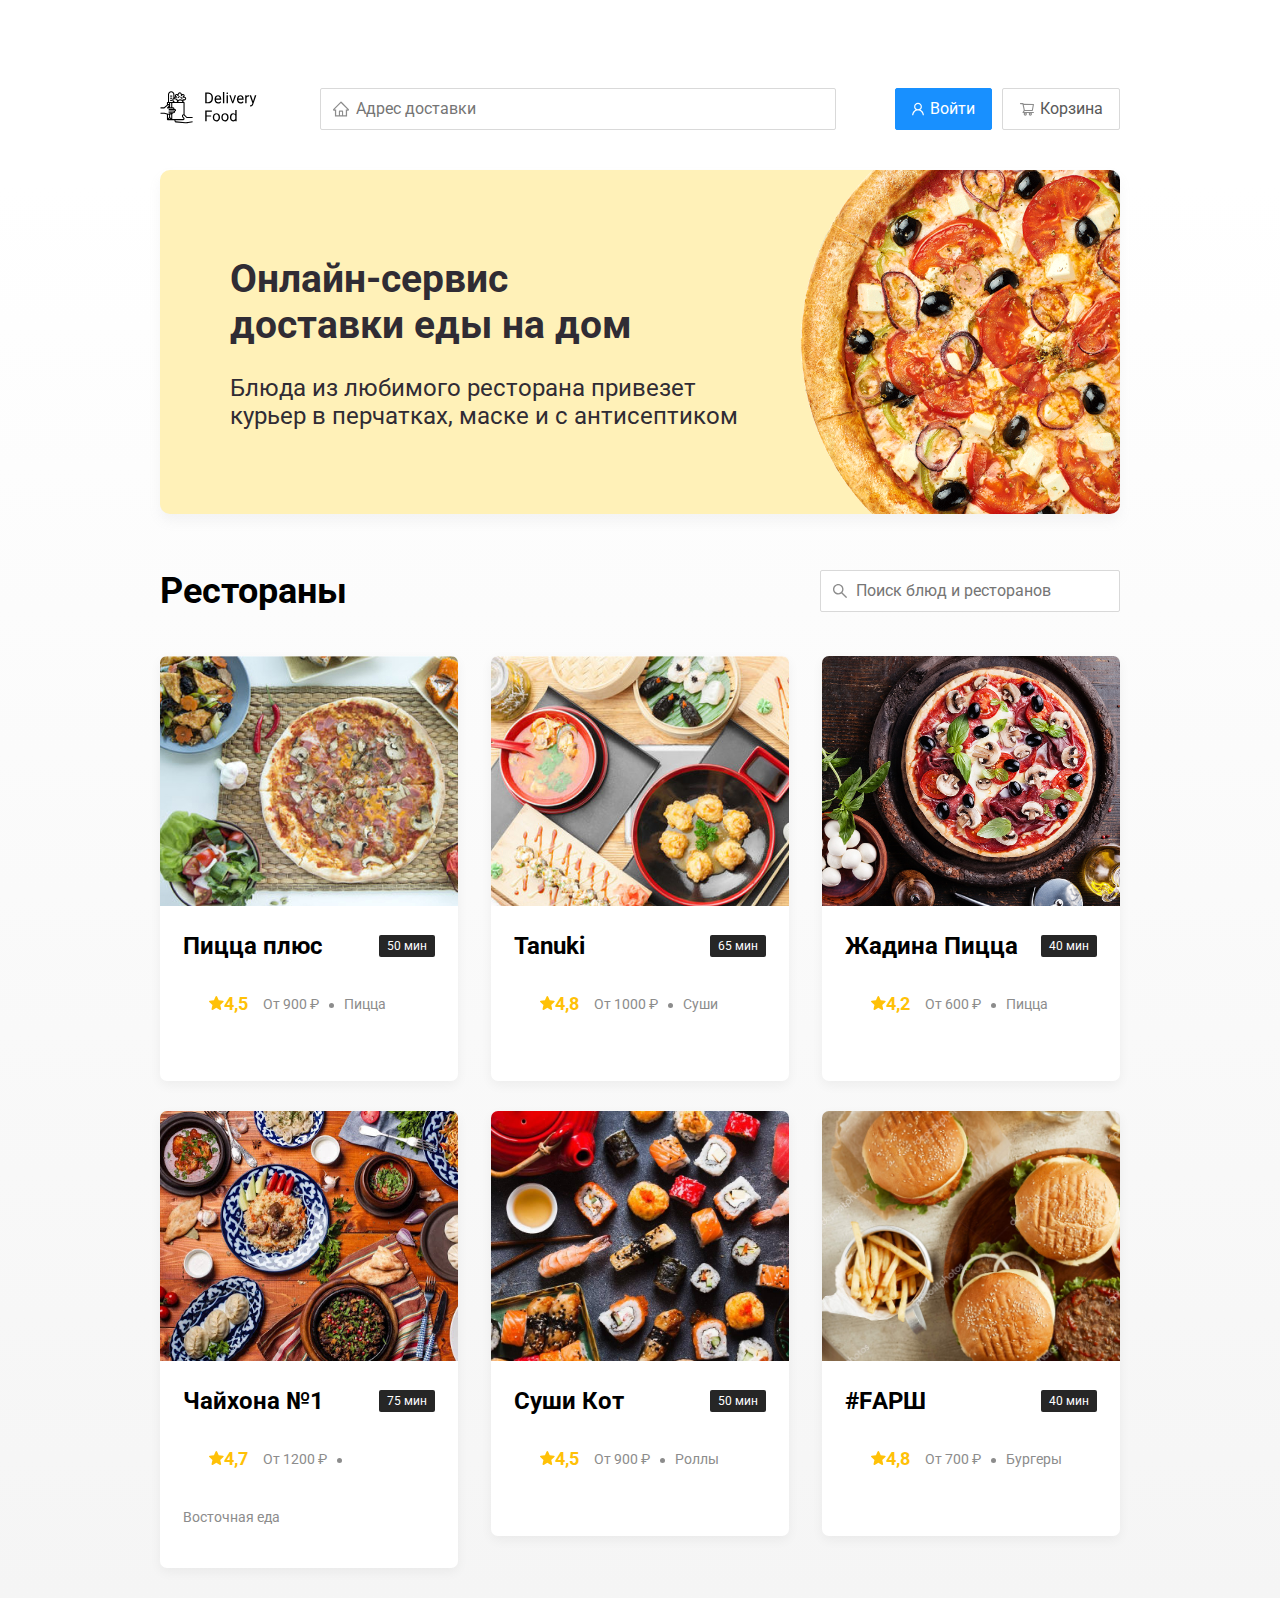
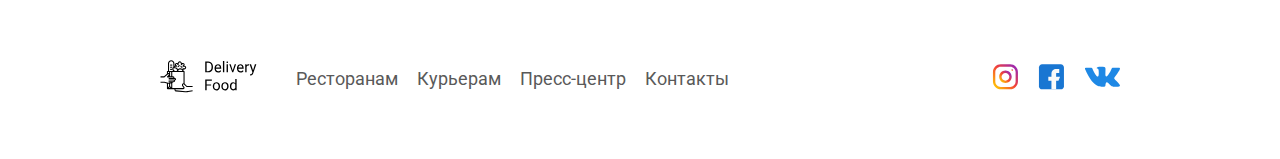
<file: index.html>
<!DOCTYPE html>
<html lang="ru">
<head>
  <meta charset="UTF-8">
  <meta name="viewport" content="width=device-width, initial-scale=1.0">
  <title>Delivery Food - доставим еду</title>
  <link rel="stylesheet" href="css\normalize.css">
  <link rel="stylesheet" href="./css/style.css">
  <link href="https://fonts.googleapis.com/css?family=Roboto:400,700&display=swap&subset=cyrillic" rel="stylesheet">
</head>
<body>
 <div class="container">
    <!-- Шапка сайта -->
  <header class="header">
    <!-- Лого -->
    <a href="index.html" class="logo">
      <img src="img\logo.svg" alt="logo" class="logo">
    </a>
    <!-- Поиск -->
    <input type="text" class="input input-address" placeholder="Адрес доставки">
    <!-- Кнопки входа -->
    <div class="buttons">
      <button class="button button-primary">
        <img src="img\user.svg" alt="user" class="button-icon">
        <span class="button-text">Войти</span>
      </button>
      <button class="button" id="cart-button">
        <img src="./img/shop.svg" alt="" class="button-icon">
        <span class="button-text">Корзина</span>
      </button>
    </div>
  </header>

 </div>
 <main class="main">
   <div class="container">
    <section class="promo">
      <h1 class="promo-title"> Онлайн-сервис <br> доставки еды на дом</h1>
      <p class="promo-text">
        Блюда из любимого ресторана привезет курьер в перчатках, маске и с антисептиком
      </p>
      
    </section>
  
    <section class="restaurants">
  
      <section class="heading">
        <h2 class="section-title">Рестораны</h2>
        <input type="text" class="input input-search" placeholder="Поиск блюд и ресторанов">
      </section>
     
      <div class="cards">
  
        <a href="restaurant.html" class="card">
  
          <img src="img\image.jpg" alt="image" class="card-image">
  
          <div class="card-text">
            <div class="card-heading">
              <h3 class="card-title">Пицца плюс</h3>
              <span class="tag card-tag">50 мин</span>
            </div>
            <!-- card-heading -->
            <div class="card-info">
              <div class="rating"><img src="img\rating.svg" alt="rating" class="rating-star">4,5</div>
              <div class="price">От 900 ₽</div>
              <div class="category">Пицца</div>
            </div>
            <!-- card-info -->
          </div>
          <!-- card 1-->
        </a>
  
        <a href="restaurant.html" class="card">
  
          <img src="img\card-image-2.jpg" alt="image" class="card-image">
          
          <div class="card-text">
            <div class="card-heading">
              <h3 class="card-title">Tanuki</h3>
              <span class="tag card-tag">65 мин</span>
            </div>
            <!-- card-heading -->
            <div class="card-info">
              <div class="rating"><img src="img\rating.svg" alt="rating" class="rating-star">4,8</div>
              <div class="price">От 1000 ₽</div>
              <div class="category">Суши</div>
            </div>
            <!-- card-info -->
          </div>
          <!-- card 2-->
        </a>
        
        <a href="restaurant.html" class="card">
  
          <img src="img\card-image-3.jpg" alt="image" class="card-image">
          
          <div class="card-text">
            <div class="card-heading">
              <h3 class="card-title">Жадина Пицца</h3>
              <span class="tag card-tag">40 мин</span>
            </div>
            <!-- card-heading -->
            <div class="card-info">
              <div class="rating"><img src="img\rating.svg" alt="rating" class="rating-star">4,2</div>
              <div class="price">От 600 ₽</div>
              <div class="category">Пицца</div>
            </div>
            <!-- card-info -->
          </div>
          <!-- card 3-->
        </a>
        
        <a href="restaurant.html" class="card">
  
          <img src="img\card-image-4.jpg" alt="image" class="card-image">
          
          <div class="card-text">
            <div class="card-heading">
              <h3 class="card-title">Чайхона №1</h3>
              <span class="tag card-tag">75 мин</span>
            </div>
            <!-- card-heading -->
            <div class="card-info">
              <div class="rating"><img src="img\rating.svg" alt="rating" class="rating-star">4,7</div>
              <div class="price">От 1200 ₽</div>
              <div class="category">Восточная еда</div>
            </div>
            <!-- card-info -->
          </div>
          <!-- card 4-->
        </a>
        
        <a href="restaurant.html" class="card">
  
          <img src="img\card-image-5.jpg" alt="image" class="card-image">
          
          <div class="card-text">
            <div class="card-heading">
              <h3 class="card-title">Суши Кот</h3>
              <span class="tag card-tag">50 мин</span>
            </div>
            <!-- card-heading -->
            <div class="card-info">
              <div class="rating"><img src="img\rating.svg" alt="rating" class="rating-star">4,5</div>
              <div class="price">От 900 ₽</div>
              <div class="category">Роллы</div>
            </div>
            <!-- card-info -->
          </div>
          <!-- card 5-->
        </a>
        
        <a href="restaurant.html" class="card">
  
          <img src="img\card-image-6.jpg" alt="image" class="card-image">
          
          <div class="card-text">
            <div class="card-heading">
              <h3 class="card-title">#FАРШ</h3>
              <span class="tag card-tag">40 мин</span>
            </div>
            <!-- card-heading -->
            <div class="card-info">
              <div class="rating"><img src="img\rating.svg" alt="rating" class="rating-star">4,8</div>
              <div class="price">От 700 ₽</div>
              <div class="category">Бургеры</div>
            </div>
            <!-- card-info -->
          </div>
          <!-- card 6-->
        </a>
  
  
        <!-- cards -->
      </div>
  
    </section>
    
   </div>

  </main>
  
  <footer class="footer">
    <div class="container">
      <div class="footer-block">
        <a href="index.html" class="logo">
          <img src="img\logo.svg" alt="logo" class="footer-logo">
        </a>
 
        <nav class="footer-nav">
          <a href="#" class="footer-link">Ресторанам</a>
          <a href="#" class="footer-link">Курьерам</a>
          <a href="#" class="footer-link">Пресс-центр</a>
          <a href="#" class="footer-link">Контакты</a>
    
        </nav>

        <div class="social-links">
          <a href = "#" class="social-link"><img src="img\inst.svg" alt="inst" ></a>
          <a href = "#" class="social-link"><img src="img\facebook.svg" alt="fb"></a>
          <a href = "#" class="social-link"><img src="img\vk.svg" alt="vk" ></a>
   
        </div>
      </div>
    
  </div>
 
  </footer>

  <div class="modal ">
    <div class="modal-dialog">
      <div class="modal-header">
        <h3 class="modal-title">Корзина</h3>
        <button class="close">&times;</button>
      </div>

      <div class="modal-body">
        <div class="food-row">
          <span class="food-name">Ролл угорь стандарт</span>
          <strong class="food-price">250 ₽</strong>
          <div class="food-counter">
            <button class="counter-button">-</button>
            <span class="counter">1</span>
            <button class="counter-button">+</button>
          </div>
        </div>

        <div class="food-row">
          <span class="food-name">Ролл угорь стандарт</span>
          <strong class="food-price">250 ₽</strong>
          <div class="food-counter">
            <button class="counter-button">-</button>
            <span class="counter">1</span>
            <button class="counter-button">+</button>
          </div>
        </div>

        <div class="food-row">
          <span class="food-name">Ролл угорь стандарт</span>
          <strong class="food-price">250 ₽</strong>
          <div class="food-counter">
            <button class="counter-button">-</button>
            <span class="counter">1</span>
            <button class="counter-button">+</button>
          </div>
        </div>

        <div class="food-row">
          <span class="food-name">Ролл угорь стандарт</span>
          <strong class="food-price">250 ₽</strong>
          <div class="food-counter">
            <button class="counter-button">-</button>
            <span class="counter">1</span>
            <button class="counter-button">+</button>
          </div>
        </div>

        <div class="food-row">
          <span class="food-name">Ролл угорь стандарт</span>
          <strong class="food-price">250 ₽</strong>
          <div class="food-counter">
            <button class="counter-button">-</button>
            <span class="counter">1</span>
            <button class="counter-button">+</button>
          </div>
        </div>
      </div>

      <div class="modal-footer">
        <span class="modal-pricetag">1250 ₽</span>
        <div class="footer-buttons">
          <button class="button button-primary">Оформить заказ</button>
          <button class="button">Отмена</button>
        </div>
      </div>
      
    </div>
  </div>

  <script src="js/main.js"></script>
</body>
</html>
</file>
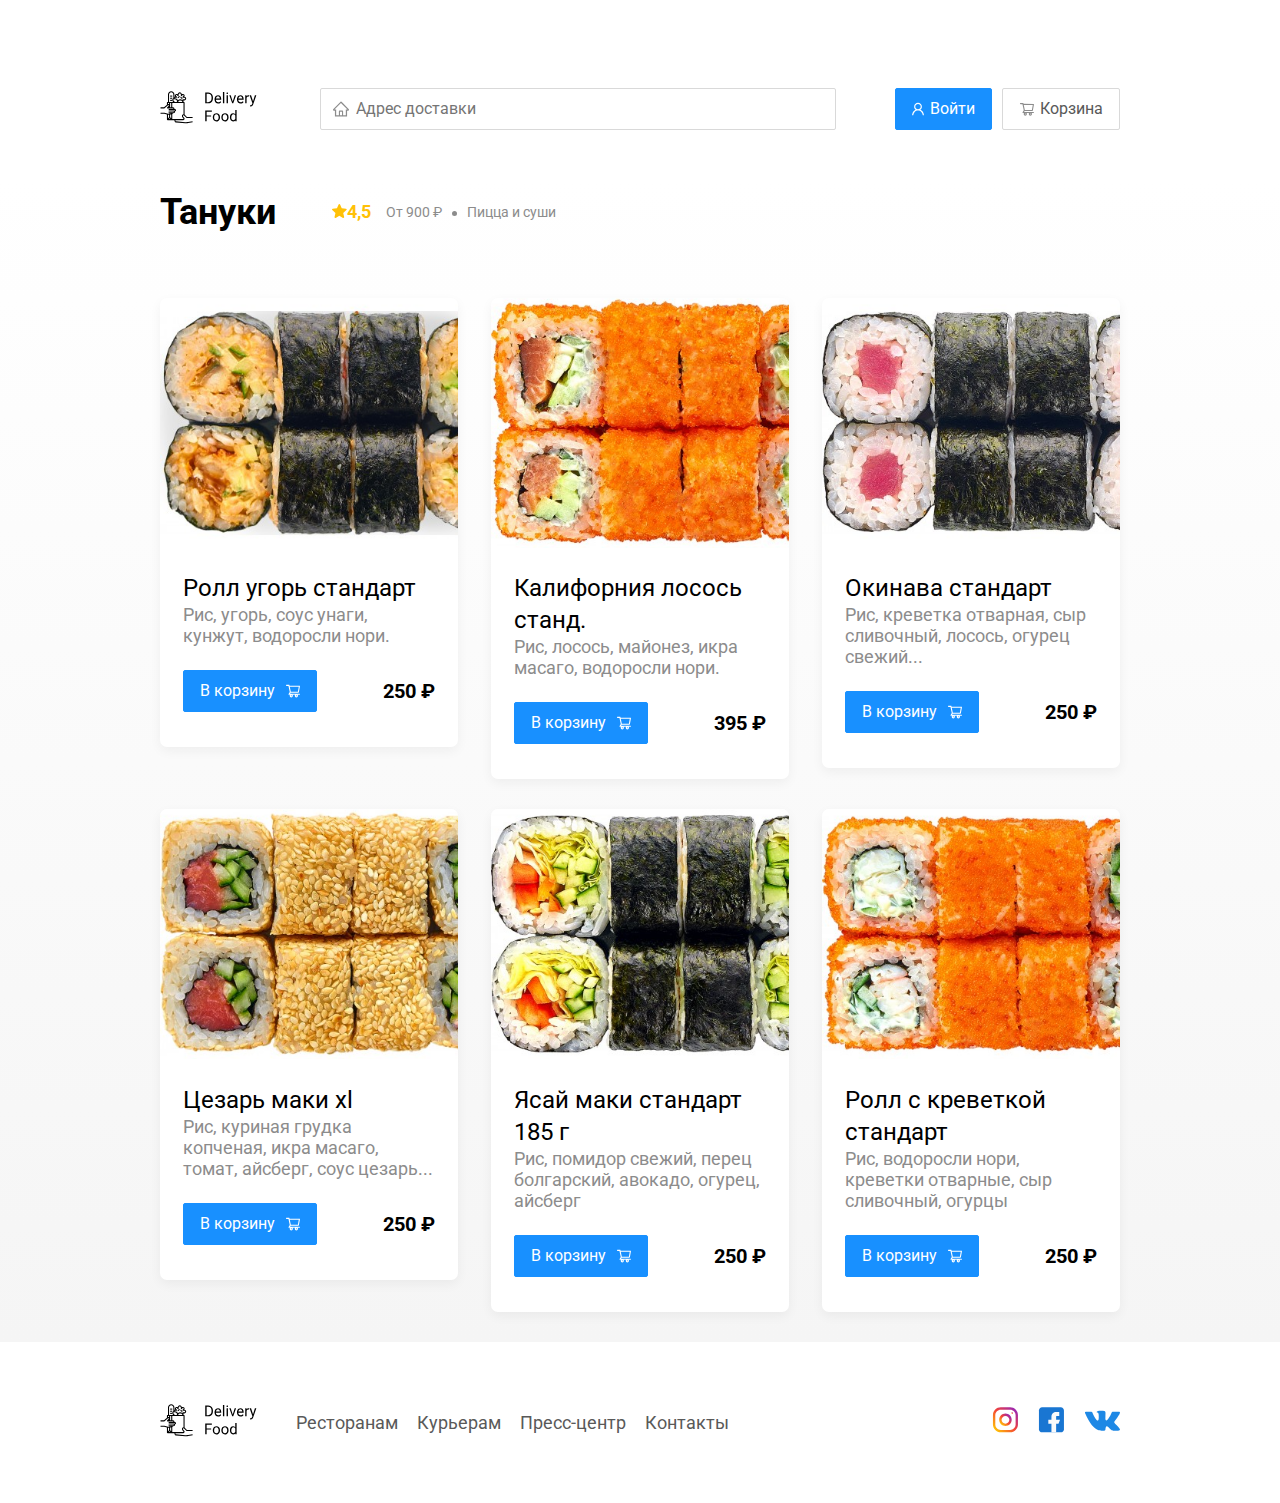
<file: restaurant.html>
<!DOCTYPE html>
<html lang="ru">
<head>
  <meta charset="UTF-8">
  <meta name="viewport" content="width=device-width, initial-scale=1.0">
  <title>Тануки - доставим еду</title>
  <link rel="stylesheet" href="css\normalize.css">
  <link rel="stylesheet" href="css\animate.css">
  <link rel="stylesheet" href="./css/style.css">
  <link href="https://fonts.googleapis.com/css?family=Roboto:400,700&display=swap&subset=cyrillic" rel="stylesheet">
</head>
<body>
 <div class="container">
    <!-- Шапка сайта -->
  <header class="header">
    <!-- Лого -->
    <a href="index.html" class="logo">
      <img src="img\logo.svg" alt="logo" class="logo">
    </a>
    
    <!-- Поиск -->
    <input type="text" class="input input-address" placeholder="Адрес доставки">
    <!-- Кнопки входа -->
    <div class="buttons">
      <button class="button button-primary">
        <img src="img\user.svg" alt="user" class="button-icon">
        <span class="button-text">Войти</span>
      </button>
      <button class="button" id="cart-button">
        <img src="./img/shop.svg" alt="" class="button-icon">
        <span class="button-text">Корзина</span>
      </button>
    </div>
  </header>

 </div>
 <main class="main">
   <div class="container">
  
    <section class="restaurants">
  
      <section class="heading">
        <h2 class="section-title">Тануки</h2>
        <div class="card-info">
          <div class="rating"><img src="img\rating.svg" alt="rating" class="rating-star">4,5</div>
          <div class="price">От 900 ₽</div>
          <div class="category">Пицца и суши</div>
        </div>
      </section>
     
      <div class="cards">
  
        <div class="card wow fadeInUp" data-wow-delay="0.2s">
  
          <img src="img\ugor.jpg" alt="image" class="card-image">
  
          <div class="card-text">
            <div class="card-heading">
              <h3 class="card-title card-title-reg">Ролл угорь стандарт</h3>
            </div>
            <!-- card-heading -->
            <div class="card-info">
              
              <div class="ingredients">Рис, угорь, соус унаги, кунжут, водоросли нори.</div>
            </div>
            <!-- card-info -->
            <div class="card-buttons">
              <button class="button button-primary">
                <span class="button-card-text">В корзину</span>
                <img src="img/shoping-cart.svg" alt="shop" class="button-card-image">
              </button>
              <strong class="card-price-bold">250 ₽</strong>
            </div>
            
          </div>
          <!-- card 1-->
        </div>
  
        <div class="card wow fadeInUp" data-wow-delay="0.4s">
  
          <img src="img\los.jpg" alt="image" class="card-image">
          
          <div class="card-text">
            <div class="card-heading">
              <h3 class="card-title card-title-reg">Калифорния лосось станд.</h3>
            </div>
            <!-- card-heading -->
            <div class="card-info">
              
              <div class="ingredients">Рис, лосось, майонез, икра масаго, водоросли нори.</div>
            </div>
            <!-- card-info -->
            <div class="card-buttons">
              <button class="button button-primary">
                <span class="button-card-text">В корзину</span>
                <img src="img/shoping-cart.svg" alt="shop" class="button-card-image">
              </button>
              <strong class="card-price-bold">395 ₽</strong>
            </div>
            
          </div>
          <!-- card 2-->
        </div>
        
        <div class="card wow fadeInUp" data-wow-delay="0.6s">
  
          <img src="img\okinava.jpg" alt="image" class="card-image">
          
          <div class="card-text">
            <div class="card-heading">
              <h3 class="card-title card-title-reg">Окинава стандарт</h3>
            </div>
            <!-- card-heading -->
            <div class="card-info">
              
              <div class="ingredients"> Рис, креветка отварная, сыр сливочный, лосось, огурец свежий...</div>
            </div>
            <!-- card-info -->
            <div class="card-buttons">
              <button class="button button-primary">
                <span class="button-card-text">В корзину</span>
                <img src="img/shoping-cart.svg" alt="shop" class="button-card-image">
              </button>
              <strong class="card-price-bold">250 ₽</strong>
            </div>
            
          </div>
          <!-- card 3-->
        </div>
        
        <div class="card wow fadeInUp" data-wow-delay="0.2s">
  
          <img src="img\cesar.jpg" alt="image" class="card-image">
          
          <div class="card-text">
            <div class="card-heading">
              <h3 class="card-title card-title-reg">Цезарь маки хl</h3>
            </div>
            <!-- card-heading -->
            <div class="card-info">
              
              <div class="ingredients">Рис, куриная грудка копченая, икра масаго, томат, айсберг, соус цезарь...</div>
            </div>
            <!-- card-info -->
            <div class="card-buttons">
              <button class="button button-primary">
                <span class="button-card-text">В корзину</span>
                <img src="img/shoping-cart.svg" alt="shop" class="button-card-image">
              </button>
              <strong class="card-price-bold">250 ₽</strong>
            </div>
            
          </div>
          <!-- card 4-->
        </div>
        
        <div class="card wow fadeInUp" data-wow-delay="0.4s">
  
          <img src="img\yasay.jpg" alt="image" class="card-image">
          
          <div class="card-text">
            <div class="card-heading">
              <h3 class="card-title card-title-reg">Ясай маки стандарт 185 г</h3>
            </div>
            <!-- card-heading -->
            <div class="card-info">
              
              <div class="ingredients">Рис, помидор свежий, перец болгарский, авокадо, огурец, айсберг</div>
            </div>
            <!-- card-info -->
            <div class="card-buttons">
              <button class="button button-primary">
                <span class="button-card-text">В корзину</span>
                <img src="img/shoping-cart.svg" alt="shop" class="button-card-image">
              </button>
              <strong class="card-price-bold">250 ₽</strong>
            </div>
            
          </div>
          <!-- card 5-->
        </div>
        
        <div class="card wow fadeInUp" data-wow-delay="0.6s">
  
          <img src="img\crevet.jpg" alt="image" class="card-image">
          
          <div class="card-text">
            <div class="card-heading">
              <h3 class="card-title card-title-reg">Ролл с креветкой стандарт</h3>
            </div>
            <!-- card-heading -->
            <div class="card-info">
              
              <div class="ingredients">Рис, водоросли нори, креветки отварные, сыр сливочный, огурцы</div>
            </div>
            <!-- card-info -->
            <div class="card-buttons">
              <button class="button button-primary">
                <span class="button-card-text">В корзину</span>
                <img src="img/shoping-cart.svg" alt="shop" class="button-card-image">
              </button>
              <strong class="card-price-bold">250 ₽</strong>
            </div>
            
          </div>
          <!-- card 6-->
        </div>
  
  
        <!-- cards -->
      </div>
  
    </section>
    
   </div>
 </main>
 


  <footer class="footer">
    <div class="container">
      <div class="footer-block">
        <a href="index.html" class="logo">
          <img src="img\logo.svg" alt="logo" class="footer-logo">
        </a>

        <nav class="footer-nav">
          <a href="#" class="footer-link">Ресторанам</a>
          <a href="#" class="footer-link">Курьерам</a>
          <a href="#" class="footer-link">Пресс-центр</a>
          <a href="#" class="footer-link">Контакты</a>
    
        </nav>

        <div class="social-links">
          <a href = "#" class="social-link"><img src="img\inst.svg" alt="inst" ></a>
          <a href = "#" class="social-link"><img src="img\facebook.svg" alt="fb"></a>
          <a href = "#" class="social-link"><img src="img\vk.svg" alt="vk" ></a>
    
        </div>
      </div>
    
    </div>

  </footer>


  <div class="modal ">
    <div class="modal-dialog">
      <div class="modal-header">
        <h3 class="modal-title">Корзина</h3>
        <button class="close">&times;</button>
      </div>

      <div class="modal-body">
        <div class="food-row">
          <span class="food-name">Ролл угорь стандарт</span>
          <strong class="food-price">250 ₽</strong>
          <div class="food-counter">
            <button class="counter-button">-</button>
            <span class="counter">1</span>
            <button class="counter-button">+</button>
          </div>
        </div>

        <div class="food-row">
          <span class="food-name">Ролл угорь стандарт</span>
          <strong class="food-price">250 ₽</strong>
          <div class="food-counter">
            <button class="counter-button">-</button>
            <span class="counter">1</span>
            <button class="counter-button">+</button>
          </div>
        </div>

        <div class="food-row">
          <span class="food-name">Ролл угорь стандарт</span>
          <strong class="food-price">250 ₽</strong>
          <div class="food-counter">
            <button class="counter-button">-</button>
            <span class="counter">1</span>
            <button class="counter-button">+</button>
          </div>
        </div>

        <div class="food-row">
          <span class="food-name">Ролл угорь стандарт</span>
          <strong class="food-price">250 ₽</strong>
          <div class="food-counter">
            <button class="counter-button">-</button>
            <span class="counter">1</span>
            <button class="counter-button">+</button>
          </div>
        </div>

        <div class="food-row">
          <span class="food-name">Ролл угорь стандарт</span>
          <strong class="food-price">250 ₽</strong>
          <div class="food-counter">
            <button class="counter-button">-</button>
            <span class="counter">1</span>
            <button class="counter-button">+</button>
          </div>
        </div>
      </div>

      <div class="modal-footer">
        <span class="modal-pricetag">1250 ₽</span>
        <div class="footer-buttons">
          <button class="button button-primary">Оформить заказ</button>
          <button class="button">Отмена</button>
        </div>
      </div>
      
    </div>
  </div>
  <script src="js/wow.min.js"></script>
  <script src="js/main.js"></script>
  


</body>
</html>
</file>
<file: css/style.css>
*{
  box-sizing: border-box;

}
body{
  background: #ffffff;
  font-family: 'Roboto', sans-serif;
  padding-top: 44px;
}

a{
  text-decoration: none;
  font-style: normal;
  font-weight: normal;
  font-size: 18px;
  line-height: 21px;
  color: #595959;
}

.main{
  background: linear-gradient(180deg, rgba(245, 245, 245, 0) 1.04%, #F5F5F5 100%);

}

.container{
  
  max-width: 1200px;
  margin: auto;
}

.header{
  display: flex;
  align-items: center;
  justify-content: space-between;
  margin-top: 44px;
  margin-bottom: 40px;
}

.input{
  border-radius: 2px;
  background: #FFFFFF;
  border: 1px solid #D9D9D9;
  font-size: 16px;
  line-height: 24px;
  padding: 8px;
  background-repeat: no-repeat;
  background-position: left 11px center;
  padding-left: 35px;
}

.input-address{
  flex: 0.8;
  background-image: url(/img/home.svg);
  
}

.input-search{
  background-image: url(/img/search.svg);
  width: 300px;
  margin-left: auto;
}

.buttons{
  display: flex;
  align-items: center;
}

.button{
  display: flex;
  align-items: center;
  padding: 8px 16px;
  background: #FFFFFF;
  border: 1px solid #D9D9D9;
  box-sizing: border-box;
  box-shadow: 0px 0px 2px rgba(0, 0, 0, 0.0015);
  border-radius: 2px;
  color: #595959;
  font-size: 16px;
  line-height: 24px;
}

.button-primary{
  background: #1890FF;
  border: 1px solid #1890FF;
  color: #ffffff;
  margin-right: 10px;
}

.button-icon{
  margin-right: 6px;
  
}

.promo{
  padding: 60px 70px;
  margin-bottom: 56px;
  background:  url(../img/promo-image.png) no-repeat top -100px right -247px / 924px #FFF1B8;
  border-radius: 10px;
  box-shadow: 0px 7px 12px rgba(158, 158, 163, 0.1);
}

.promo-title{
  font-style: normal;
  font-weight: bold;
  font-size: 39px;
  line-height: 46px;
  color: #302C34;
}

.promo-text{
  max-width: 539px;
  font-style: normal;
  font-weight: normal;
  font-size: 24px;
  line-height: 28px;
  color: #302C34;
}

.heading{
  display: flex;
  align-items: center;
  margin-bottom: 44px;
}

.section-title{
  font-style: normal;
  font-weight: bold;
  font-size: 36px;
  line-height: 42px;
  margin: 0;
  color: #000000;
  margin-right: 30px;
}

.cards{
  display: flex;
  align-items: flex-start;
  flex-wrap: wrap;
  justify-content: space-between;
}

.card{
  background: #FFFFFF;
  box-shadow: 0px 4px 12px rgba(0, 0, 0, 0.05);
  border-radius: 7px;
  overflow: hidden;
  margin-bottom: 30px;
  flex-basis: 31%;

}

.card-image{
  width: 384px;
  height: 250px;
  object-fit: cover;
}

.card-text{
  padding-top: 20px;
  padding-bottom: 35px;
  padding-left: 23px;
  padding-right: 23px;
}

.button-card-text{
  margin-right: 10px;
}

.card-buttons{
  display: flex;
  align-items: center;
}

.card-heading{
  display: flex;
  align-items: center;
  justify-content: space-between;
}

.card-title{
  font-style: normal;
  font-weight: bold;
  font-size: 24px;
  line-height: 32px;
  color: #000000;
  margin: 0;
}

.card-title-reg{
  font-weight: 400;
}

.card-tag{
  font-style: normal;
  font-weight: normal;
  font-size: 12px;
  line-height: 20px;
  color: #fff;
  background: #262626;
  border-radius: 2px;
  padding: 1px 8px;
}

.card-info{
  display: flex;
  align-items: center;
  flex-wrap: wrap;
  
}
.card-buttons{
  display: flex;
  justify-content: space-between;
  align-items: center;
  margin-top: 24px;
}

.card-price-bold{
  font-weight: bold;
  font-size: 20px;
  line-height: 32px;
  color: #000000;
}

.rating{

  margin: 26px;
  font-style: normal;
  font-weight: bold;
  font-size: 18px;
  line-height: 32px;
  color: #FFC107;
}
.price, .category{
  font-style: normal;
  font-weight: normal;
  font-size: 18px;
  line-height: 32px;
  color: #8C8C8C;
}

.ingredients{
  font-size: 18px;
  line-height: 21px;
  color: #8C8C8C;
}

.category{
  text-overflow: ellipsis;
  overflow: hidden;
  white-space: nowrap;
  max-width: 150px;
}

.price{
  margin-right: 10px;
}

.price::after {
  content: "";
  width: 5px;
  height: 5px;
  background-color: #8c8c8c;
  display: inline-block;
  vertical-align: middle;
  border-radius: 50%;
  margin-left: 10px;
}


.footer{
  padding: 60px 0px;
}

.footer-block{
  display: flex;
  align-items: center;
  justify-content: space-between;
  
}

.footer-link{
  display: inline-block;
  color: #595959;
  text-decoration: none;
  font-style: normal;
  font-weight: normal;
  font-size: 18px;
  line-height: 21px;
}

.footer-link:not(:last-child){
  margin-right: 15px;
}

.footer-nav{
  margin-right: auto;
  margin-left: 35px;
}

.social-links{
  display: flex;
  align-items: center;
  
}

.social-link:not(:last-child){
  margin-right: 20px;
}

.modal{
  display: none;
  position: fixed;
  left: 0;
  top: 0;
  width: 100%;
  height: 100%;
  background: rgba(0, 0, 0, 0.4);
}

.is-open{
  display: flex;
}

.modal-body{
  margin-bottom: 52px;
}

.modal-dialog{
  max-width: 780px;
  margin: auto;
  width: 95%;
  background: #FFFFFF;
  border-radius: 5px;
  padding: 40px 45px;
}

.modal-header{
  display: flex;
  align-items: center;
  justify-content: space-between;
  margin-bottom: 45px;
}

.modal-title{
  margin: 0;
  font-weight: bold;
  font-size: 36px;
  line-height: 42px;
}

.close{
  font-size: 36px;
  border: none;
  background-color: transparent;
}

.food-row{
  display: flex;
  align-items: flex-start;
  justify-content: space-between;
  padding-bottom: 8px;
  border-bottom: 1px solid #d9d9d9;
  margin-bottom: 15px;
}

.food-name{
  font-weight: normal;
  font-size: 18px;
  line-height: 32px;
}

.food-price{
  margin-left: auto;
  margin-right: 47px;
  font-weight: bold;
  font-size: 20px;
  line-height: 32px;
}

.food-counter{
  display: flex;
  align-items: center;
}

.counter-button{
  display: flex;
  align-items: center;
  justify-content: center;
  width: 39px;
  height: 32px;
  background: #FFFFFF;
  border: 1px solid #40A9FF;
  box-sizing: border-box;
  border-radius: 2px;
  padding: 5px 16px;
  font-style: normal;
  font-weight: normal;
  font-size: 14px;
  line-height: 22px;
  color: #40A9FF;
}

.counter{
  font-size: 16px;
  line-height: 24px;
  margin: 0 13px;
}

.modal-footer{
  display: flex;
  align-items: center;
  justify-content: space-between;
}

.modal-pricetag{
  background: #262626;
  border-radius: 5px;
  color: #FFFFFF;
  padding: 15px 20px;
  font-size: 20px;
  line-height: 23px;
}

.footer-buttons{
  display: flex;
  align-items: center;

}

@media (max-width: 1366px){
  
  .container{
    max-width: 960px;
  }

  .promo{
    background-position: center right -300px;
    background-size: 750px;
  }

  .rating{
    margin-right: 15px;
  }

  .category, .price{
    font-size: 14px;
  }

}

@media (max-width: 992px){
  
  .container{
    max-width: 750px;
  }

  .promo{
    padding: 50px;
    background-size: 500px;
    background-position: center right -200px;
  }
  
  .promo-text{
    font-size: 18px;
    max-width: 400px;
  }

  .card{
    flex-basis: 49%;

  }
  .footer-link{
    font-size: 16px;
  }
  
}

@media (max-width: 768px){
  
  .container{
    max-width: 560px;
  }

  .promo{
    background-size: 400px;
    background-position: bottom 50px right -200px;
  }
  
  .promo-text{
    
    margin-top: 0;
  }

  .promo-title{
    font-size: 24px;

  }
  .card .rating{
    flex-basis: 100%;

  }

  .card-info{
    flex-wrap: wrap;
  }

  .card-title{
    font-size: 18px;
  }
}

@media (max-width: 578px){
  
  .container{
    max-width: 90%;
  }

  .header{
    flex-wrap: wrap;
  }
  .input-address{
    margin-top: 15px;
    order: 5;
    flex: 1;
  }
  .promo{
    background-image: none;
  }
  
  .promo-text{
    
    margin-top: 0;
  }

  .promo-title{
    font-size: 24px;
    margin-bottom: 10px;
  }
  
  .section-title{
    font-size: 20px;
  }

  .card{
    flex-basis: 100%;
  }

  .card-image{
    width: 100%;
  }

  .card-title{
    font-size: 18px;
  }

  .footer{
    background-color: #fff;
    padding: 30px 0;
  }
  .footer-block{
    align-items: flex-start;
  }
  .footer-nav{
    display: flex;
    flex-direction: column;
    order: 0;
    margin-left: 0;
    margin-right: 0;
  }

  .footer-logo{
    order: 1;
    margin-right: 15px;
  }
  .social-links{
    order: 2;

  }
}

@media(max-width: 480px){

  .heading{
    flex-wrap: wrap;
  }

  .button-icon{
    margin: 0;
  }

  .button-text{
    display: none;
  }

  .button{
    min-height: 40px;
  }

  .promo{
    padding: 20px;
  }

  .footer-block{
    flex-wrap: wrap;
    flex-direction: column;
    align-items: center;
  }

  .footer-logo{
    order: 0;
    margin-bottom: 20px;
  }

  .footer-nav{
    margin-bottom: 20px;
    text-align: center;
  }

  .footer-link:not(:last-child){
    margin-right: 0;
  }
}
</file>
